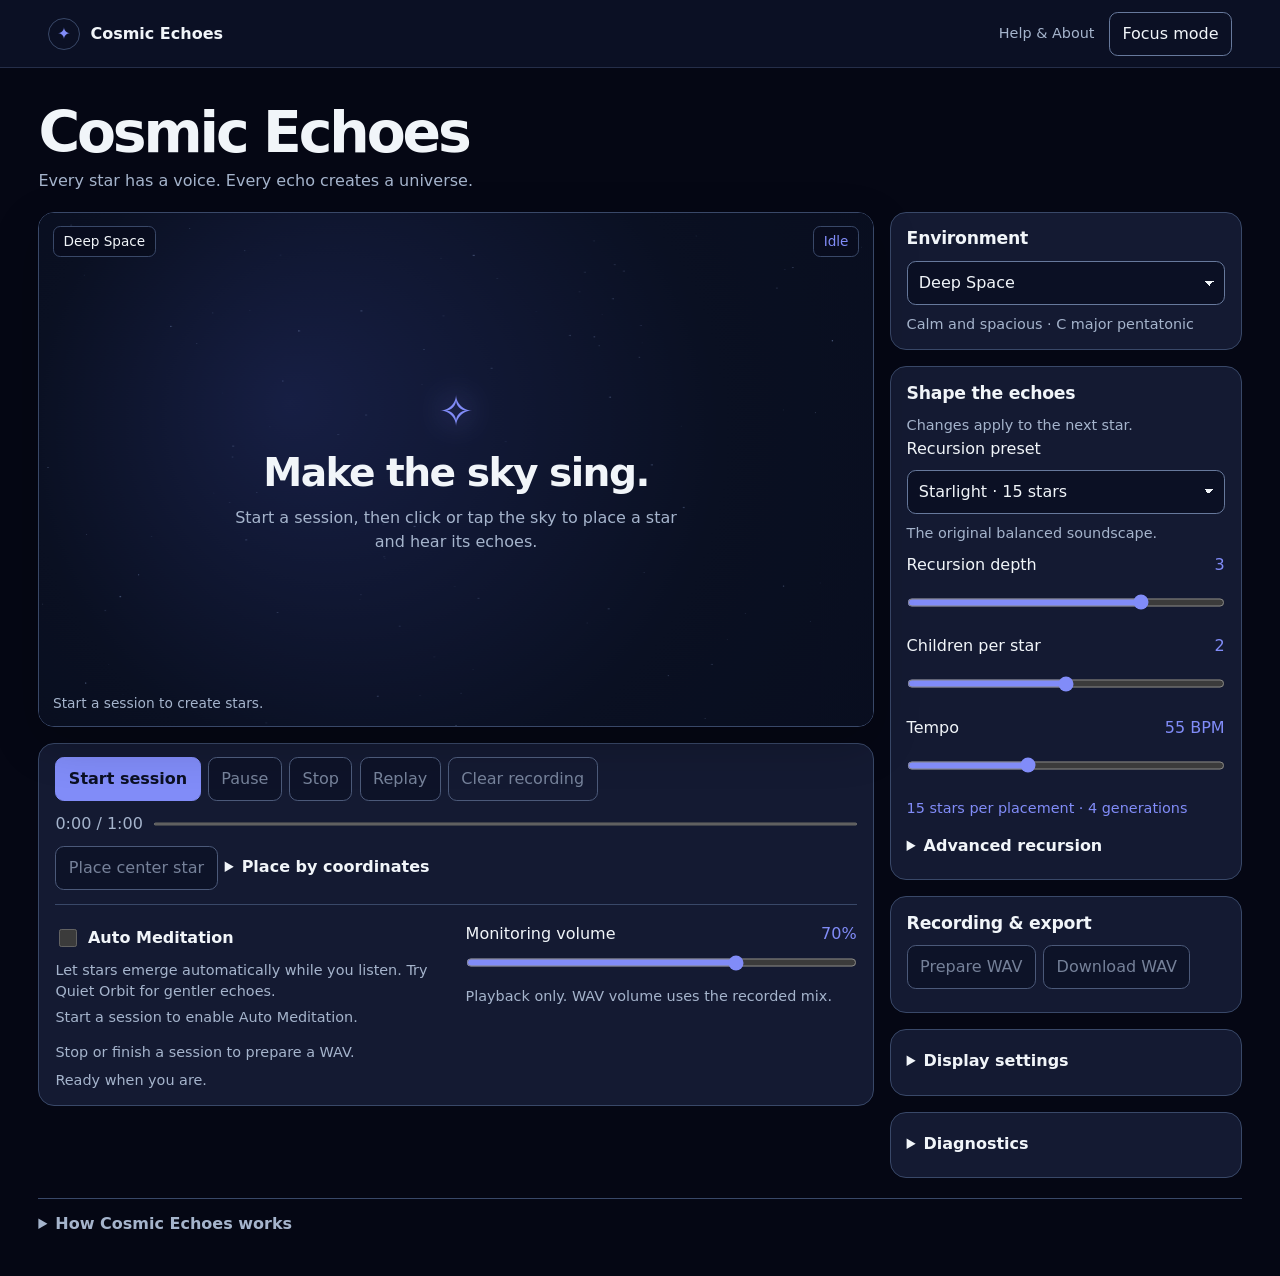
<file: index.html>
<!doctype html>
<html lang="en" data-theme="deep-space">
<head>
  <meta charset="utf-8">
  <meta name="viewport" content="width=device-width, initial-scale=1">
  <meta name="description" content="Create a peaceful cosmic soundscape through recursive stars, musical echoes and interactive celestial patterns.">
  <meta name="theme-color" content="#050714">
  <title>Cosmic Echoes</title>
  <link rel="stylesheet" href="./style.css">
  <script type="module" src="./app.js"></script>
</head>
<body>
  <a class="skip" href="#transport">Skip to session controls</a>
  <header class="masthead">
    <a class="brand" href="./" aria-label="Cosmic Echoes home"><span class="brand-mark" aria-hidden="true">✦</span><span>Cosmic Echoes</span></a>
    <div class="header-actions">
      <a class="help-link" href="#about">Help &amp; About</a>
      <button id="focus-mode" type="button" aria-pressed="false">Focus mode</button>
    </div>
  </header>
  <main>
    <div class="page-heading">
      <h1>Cosmic Echoes</h1>
      <p>Every star has a voice. Every echo creates a universe.</p>
    </div>
    <div class="workspace">
      <section class="experience" aria-label="Cosmic canvas and session">
        <div class="observatory">
          <div class="sky-head"><span id="sky-environment">Deep Space</span><span id="session-state" class="state">Idle</span></div>
          <canvas id="sky" role="img" aria-label="Cosmic sky" aria-describedby="sky-help">Use the star placement buttons below to compose without the canvas.</canvas>
          <div class="onboarding" id="onboarding">
            <span class="onboarding-star" aria-hidden="true">✧</span>
            <h2>Make the sky sing.</h2>
            <p>Start a session, then click or tap the sky to place a star and hear its echoes.</p>
          </div>
          <p id="sky-help" class="sky-help">Click or tap to place a star. Keyboard placement is below.</p>
        </div>
        <div class="session surface" id="transport" tabindex="-1">
          <div class="transport">
            <button id="start" class="primary" disabled>Start session</button>
            <button id="pause" disabled>Pause</button><button id="resume" disabled hidden>Resume</button>
            <button id="stop" disabled>Stop</button><button id="replay" disabled>Replay</button>
            <button id="reset" class="quiet" disabled>Clear recording</button>
          </div>
          <div class="time-row"><span id="session-time">0:00 / 1:00</span><progress id="playhead" max="60" value="0" aria-label="Session progress"></progress></div>
          <div class="placement-row">
            <button id="center" disabled>Place center star</button>
            <details>
              <summary>Place by coordinates</summary>
              <form id="placement">
                <label>X <input id="x" type="number" value="0.5" min="0" max="1" step="any" required></label>
                <label>Y <input id="y" type="number" value="0.5" min="0" max="1" step="any" required></label>
                <button id="place" disabled>Place star</button>
              </form>
            </details>
          </div>
          <div class="listening-controls">
            <div class="meditation">
              <label><input id="meditation" type="checkbox" aria-describedby="meditation-help" disabled> Auto Meditation</label>
              <p id="meditation-help" class="muted">Let stars emerge automatically while you listen. Try Quiet Orbit for gentler echoes.</p>
              <p id="meditation-status" class="muted" role="status">Start a session to enable Auto Meditation.</p>
            </div>
            <div class="monitoring">
              <label class="slider" for="volume"><span>Monitoring volume</span><output id="volume-value" for="volume">70%</output></label>
              <input id="volume" type="range" min="0" max="1" step=".01" value=".7">
              <p class="muted">Playback only. WAV volume uses the recorded mix.</p>
            </div>
          </div>
          <p id="recording" class="muted">Stop or finish a session to prepare a WAV.</p>
          <p id="notice" role="status">Ready when you are.</p>
          <p id="error" role="alert" hidden></p>
        </div>
      </section>

      <aside class="controls" aria-label="Soundscape controls">
        <section class="surface panel" aria-labelledby="environment-heading">
          <h2 id="environment-heading">Environment</h2>
          <label for="environment" class="sr-only">Musical environment</label>
          <select id="environment"></select>
          <p id="environment-description" class="muted"></p>
          <p id="environment-lock" class="muted" hidden>Stop playback to change the environment.</p>
        </section>
        <section class="surface panel" aria-labelledby="echo-heading">
          <h2 id="echo-heading">Shape the echoes</h2>
          <p class="muted">Changes apply to the next star.</p>
          <label for="recursion-preset">Recursion preset</label>
          <select id="recursion-preset" aria-describedby="preset-description"><option value="custom" disabled>Custom</option></select>
          <p id="preset-description" class="muted"></p>
          <label class="slider" for="maxDepth"><span>Recursion depth</span><output id="maxDepth-value" for="maxDepth">3</output></label>
          <input id="maxDepth" type="range" min="0" max="4" step="1" value="3">
          <label class="slider" for="childrenPerStar"><span>Children per star</span><output id="childrenPerStar-value" for="childrenPerStar">2</output></label>
          <input id="childrenPerStar" type="range" min="1" max="3" step="1" value="2">
          <label class="slider" for="tempo"><span>Tempo</span><output id="tempo-value" for="tempo">55</output></label>
          <input id="tempo" type="range" min="40" max="80" step="1" value="55">
          <p id="recursion-preview" class="preview">15 stars per placement · 4 generations</p>
          <details>
            <summary>Advanced recursion</summary>
            <label class="slider" for="decay"><span>Decay</span><output id="decay-value" for="decay">0.65</output></label>
          <input id="decay" type="range" min="0.35" max="0.85" step="0.01" value="0.65">
            <label class="slider" for="spreadAngle"><span>Spread angle</span><output id="spreadAngle-value" for="spreadAngle">100</output></label>
          <input id="spreadAngle" type="range" min="30" max="180" step="1" value="100">
            <label class="slider" for="generationDelay"><span>Base delay</span><output id="generationDelay-value" for="generationDelay">0.8</output></label>
          <input id="generationDelay" type="range" min="0.4" max="2" step="0.05" value="0.8">
          </details>
        </section>
        <section class="surface panel" aria-labelledby="recording-heading">
          <h2 id="recording-heading">Recording &amp; export</h2>
          <div class="export-actions">
            <button id="prepare" disabled>Prepare WAV</button><button id="download" disabled>Download WAV</button>
            <button id="cancel" disabled hidden>Cancel export</button><button id="clear-export" disabled hidden>Clear WAV</button>
          </div>
          <p id="export-status" role="status"></p>
          <p id="export-error" role="alert" hidden></p>
          <p id="wav-metadata" class="muted" hidden></p>
        </section>
        <details class="surface panel">
          <summary>Display settings</summary>
          <label for="motion">Motion preference</label>
          <select id="motion"><option value="auto">Follow system</option><option value="full">Full motion</option><option value="reduced">Reduced motion</option></select>
          <div class="checks">
            <label><input id="particles" type="checkbox" checked> Background particles</label>
            <label><input id="ripples" type="checkbox" checked> Ripples</label>
            <label><input id="connections" type="checkbox" checked> Constellation lines</label>
          </div>
        </details>
        <details class="surface panel" id="diagnostics-panel">
          <summary>Diagnostics</summary>
          <p id="diagnostics" class="muted"></p>
        </details>
      </aside>
    </div>
  </main>
  <footer id="about">
    <details>
      <summary>How Cosmic Echoes works</summary>
      <p>Each star creates smaller stars until it reaches the chosen depth. Branching sets the number of children, decay softens them, and the base delay and tempo shape their timing. Audio drives the visual timeline. WAV export renders the recorded notes offline.</p>
      <p>Built with HTML, CSS, vanilla JavaScript, Canvas 2D, Web Audio, OfflineAudioContext and PCM WAV encoding.</p>
    </details>
  </footer>
</body>
</html>
</file>
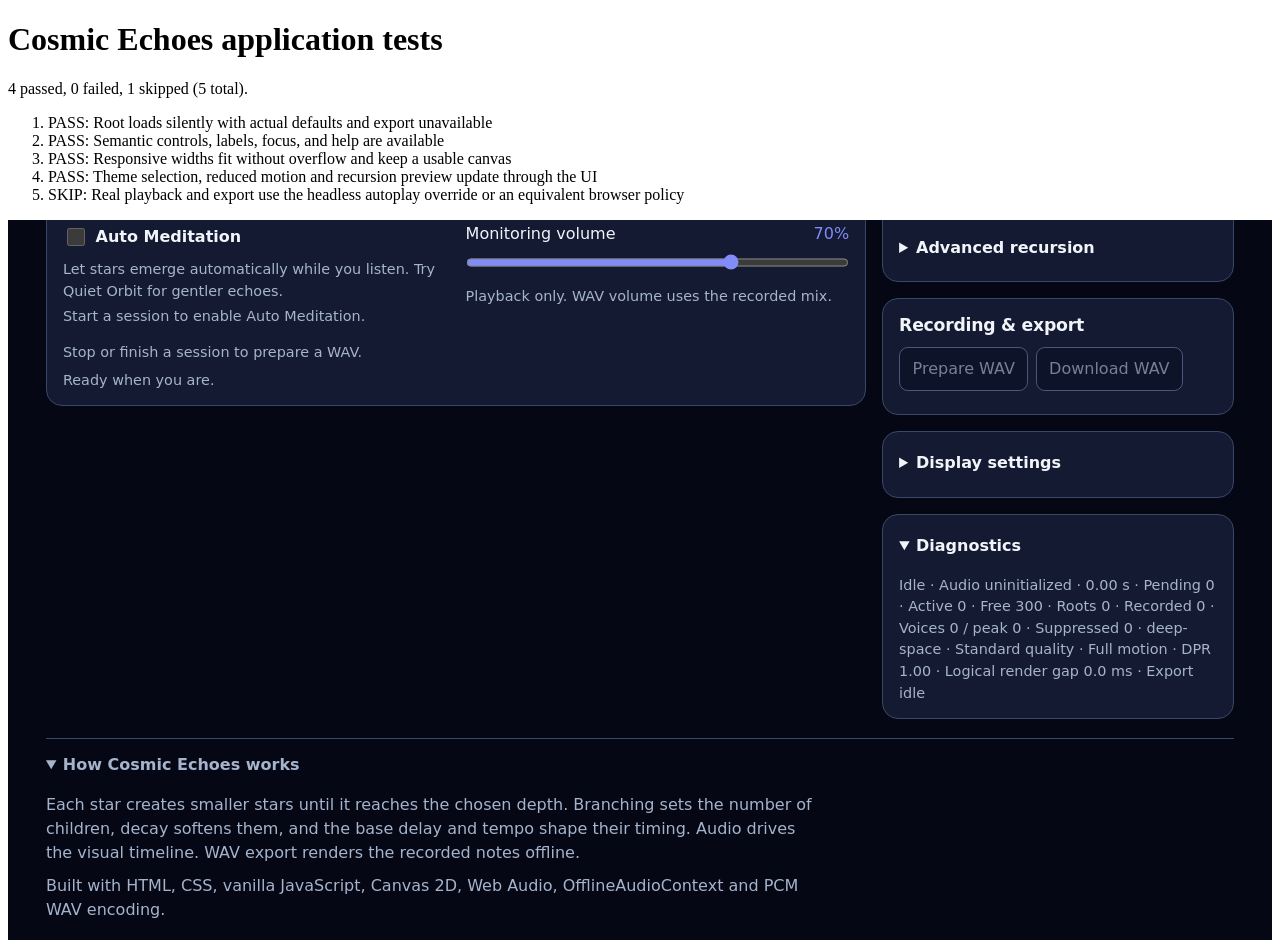
<file: tests/app.test.html>
<!doctype html>
<html lang="en">
<head>
  <meta charset="utf-8">
  <meta name="viewport" content="width=device-width, initial-scale=1">
  <title>Cosmic Echoes application tests</title>
  <script type="module" src="./app.test.js"></script>
</head>
<body>
  <h1>Cosmic Echoes application tests</h1>
  <p id="summary" role="status">Waiting for application tests.</p>
  <ol id="results"></ol>
  <iframe id="app-frame" title="Application under test" style="width:100%;height:720px;border:0"></iframe>
</body>
</html>
</file>
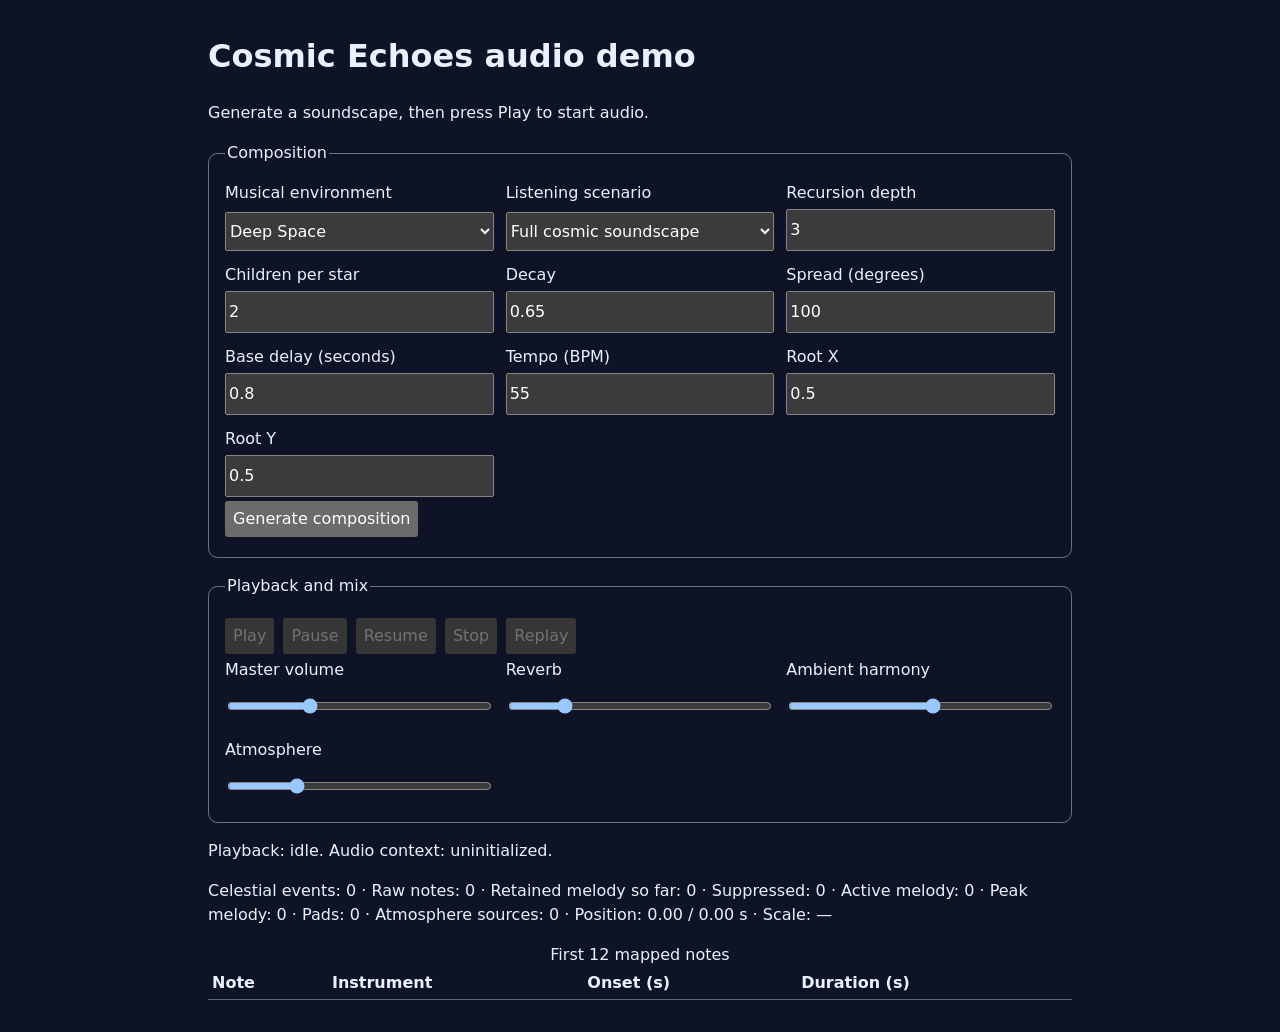
<file: tests/audio-demo.html>
<!doctype html>
<html lang="en">
<head>
  <meta charset="utf-8">
  <meta name="viewport" content="width=device-width, initial-scale=1">
  <title>Cosmic Echoes audio demo</title>
  <style>
    :root { color-scheme: dark; font: 16px/1.5 system-ui; background: #0e1425; color: #eaf0ff; }
    main { max-width: 54rem; margin: 2rem auto; padding: 0 1rem; }
    fieldset { margin: 1rem 0; border: 1px solid #66748f; border-radius: .6rem; padding: 1rem; }
    .grid { display: grid; grid-template-columns: repeat(auto-fit, minmax(13rem, 1fr)); gap: .75rem; }
    label { display: grid; gap: .25rem; }
    input, select, button { font: inherit; min-height: 2.25rem; }
    button { margin: .25rem .25rem .25rem 0; }
    :focus-visible { outline: 2px solid #a7daff; outline-offset: 2px; }
    table { width: 100%; text-align: left; border-collapse: collapse; }
    td, th { padding: .25rem; border-bottom: 1px solid #596681; }
    #error { color: #ffb9b9; }
  </style>
  <script type="module" src="./audio-demo.js"></script>
</head>
<body>
<main>
  <h1>Cosmic Echoes audio demo</h1>
  <p>Generate a soundscape, then press Play to start audio.</p>
  <form id="composition">
    <fieldset>
      <legend>Composition</legend>
      <div class="grid">
        <label>Musical environment <select id="scale"></select></label>
        <label>Listening scenario <select id="scenario">
          <option value="full">Full cosmic soundscape</option>
          <option value="one">One root note</option>
          <option value="binary">Default binary tree</option>
          <option value="ternary">Maximum ternary tree</option>
          <option value="multiple">Two independent roots</option>
          <option value="melody">Melody only</option>
          <option value="ambient">Ambient harmony only</option>
        </select></label>
        <label>Recursion depth <input id="depth" type="number" min="0" max="4" step="1" value="3" required></label>
        <label>Children per star <input id="children" type="number" min="1" max="3" step="1" value="2" required></label>
        <label>Decay <input id="decay" type="number" min="0.35" max="0.85" step="0.01" value="0.65" required></label>
        <label>Spread (degrees) <input id="spread" type="number" min="30" max="180" step="1" value="100" required></label>
        <label>Base delay (seconds) <input id="delay" type="number" min="0.4" max="2" step="0.05" value="0.8" required></label>
        <label>Tempo (BPM) <input id="tempo" type="number" min="40" max="80" step="1" value="55" required></label>
        <label>Root X <input id="x" type="number" min="0" max="1" step="0.01" value="0.5" required></label>
        <label>Root Y <input id="y" type="number" min="0" max="1" step="0.01" value="0.5" required></label>
      </div>
      <button type="submit">Generate composition</button>
    </fieldset>
  </form>
  <fieldset>
    <legend>Playback and mix</legend>
    <button id="play">Play</button>
    <button id="pause">Pause</button>
    <button id="resume">Resume</button>
    <button id="stop">Stop</button>
    <button id="replay">Replay</button>
    <div class="grid">
      <label>Master volume <input id="volume" type="range" min="0" max="1" step=".01" value="0.3"></label>
      <label>Reverb <input id="reverb" type="range" min="0" max="1" step=".01" value="0.2"></label>
      <label>Ambient harmony <input id="ambient" type="range" min="0" max="1" step=".01" value="0.55"></label>
      <label>Atmosphere <input id="atmosphere" type="range" min="0" max="1" step=".01" value="0.25"></label>
    </div>
  </fieldset>
  <p id="status" role="status">Audio is idle.</p>
  <p id="error" role="alert"></p>
  <p id="diagnostics"></p>
  <table>
    <caption>First 12 mapped notes</caption>
    <thead><tr><th scope="col">Note</th><th scope="col">Instrument</th><th scope="col">Onset (s)</th><th scope="col">Duration (s)</th></tr></thead>
    <tbody id="notes"></tbody>
  </table>
</main>
</body>
</html>
</file>
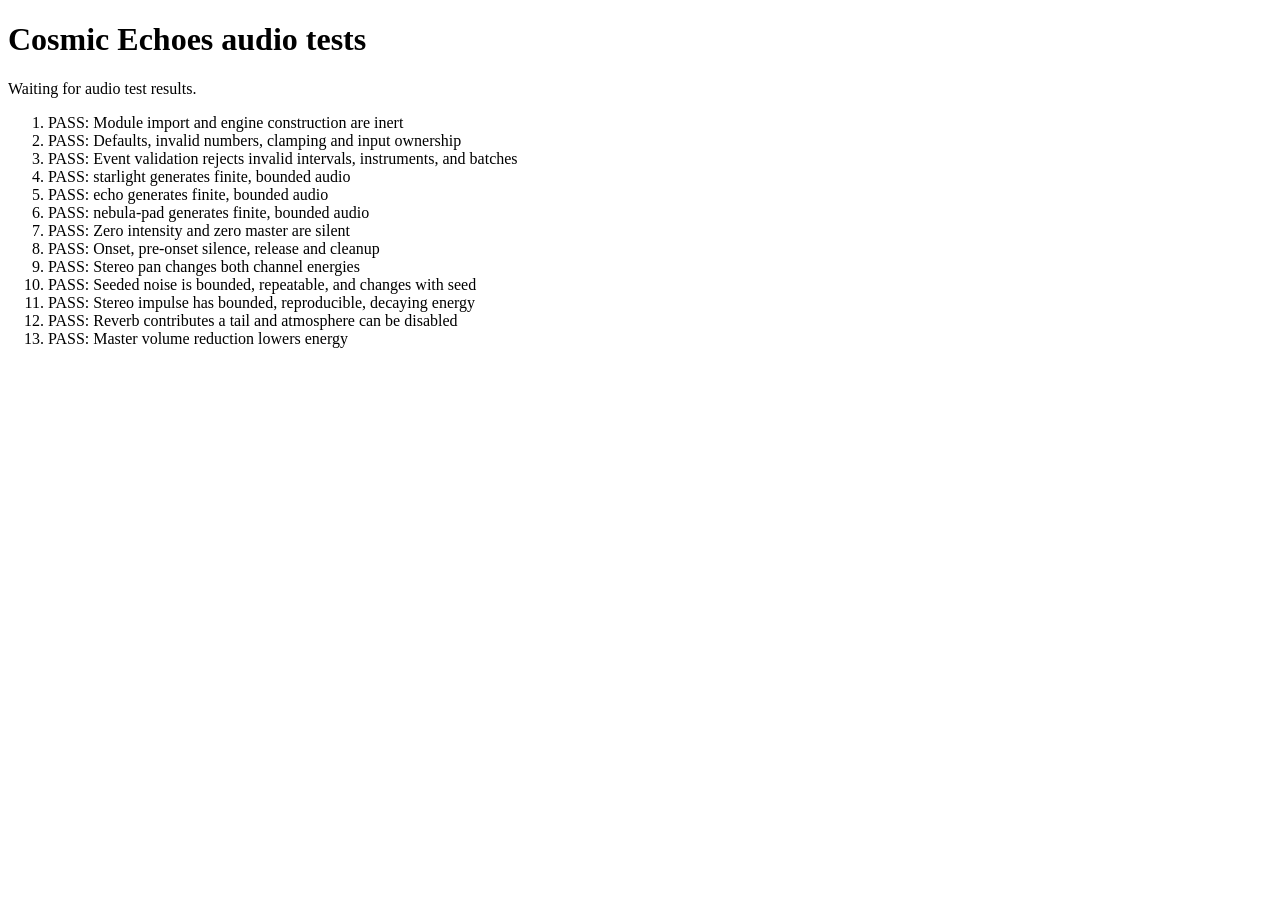
<file: tests/audio.test.html>
<!doctype html>
<html lang="en">
<head>
  <meta charset="utf-8">
  <meta name="viewport" content="width=device-width, initial-scale=1">
  <title>Cosmic Echoes audio tests</title>
  <script type="module" src="./audio.test.js"></script>
</head>
<body>
  <h1>Cosmic Echoes audio tests</h1>
  <p id="summary" role="status">Waiting for audio test results.</p>
  <ol id="results"></ol>
</body>
</html>
</file>
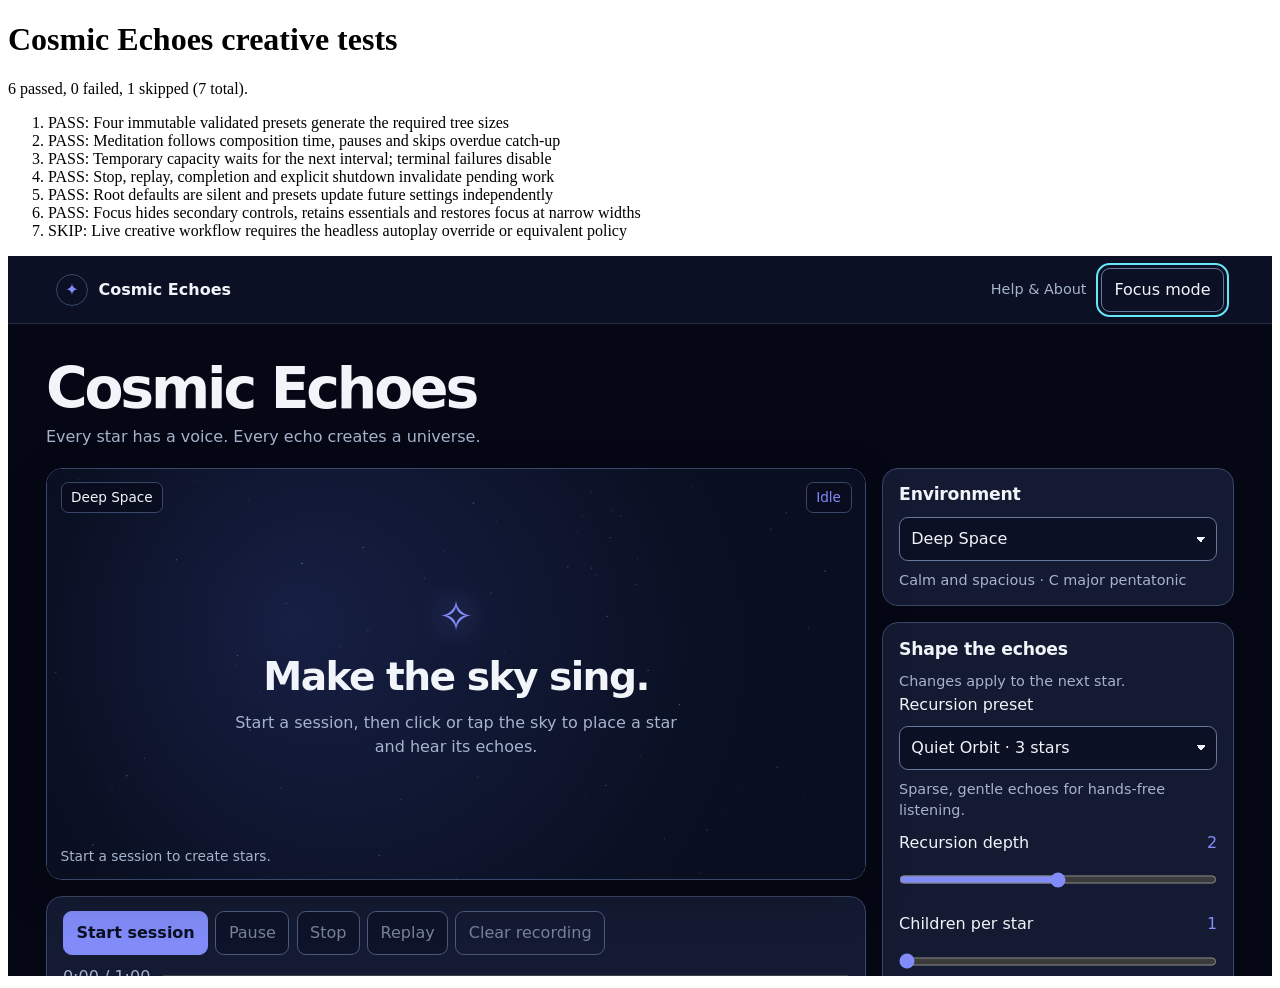
<file: tests/creative.test.html>
<!doctype html>
<html lang="en">
<head>
  <meta charset="utf-8">
  <meta name="viewport" content="width=device-width, initial-scale=1">
  <title>Cosmic Echoes creative tests</title>
  <script type="module" src="./creative.test.js"></script>
</head>
<body>
  <h1>Cosmic Echoes creative tests</h1>
  <p id="summary" role="status">Waiting for creative tests.</p>
  <ol id="results"></ol>
  <iframe id="app-frame" title="Application under test" style="width:100%;height:720px;border:0"></iframe>
</body>
</html>
</file>
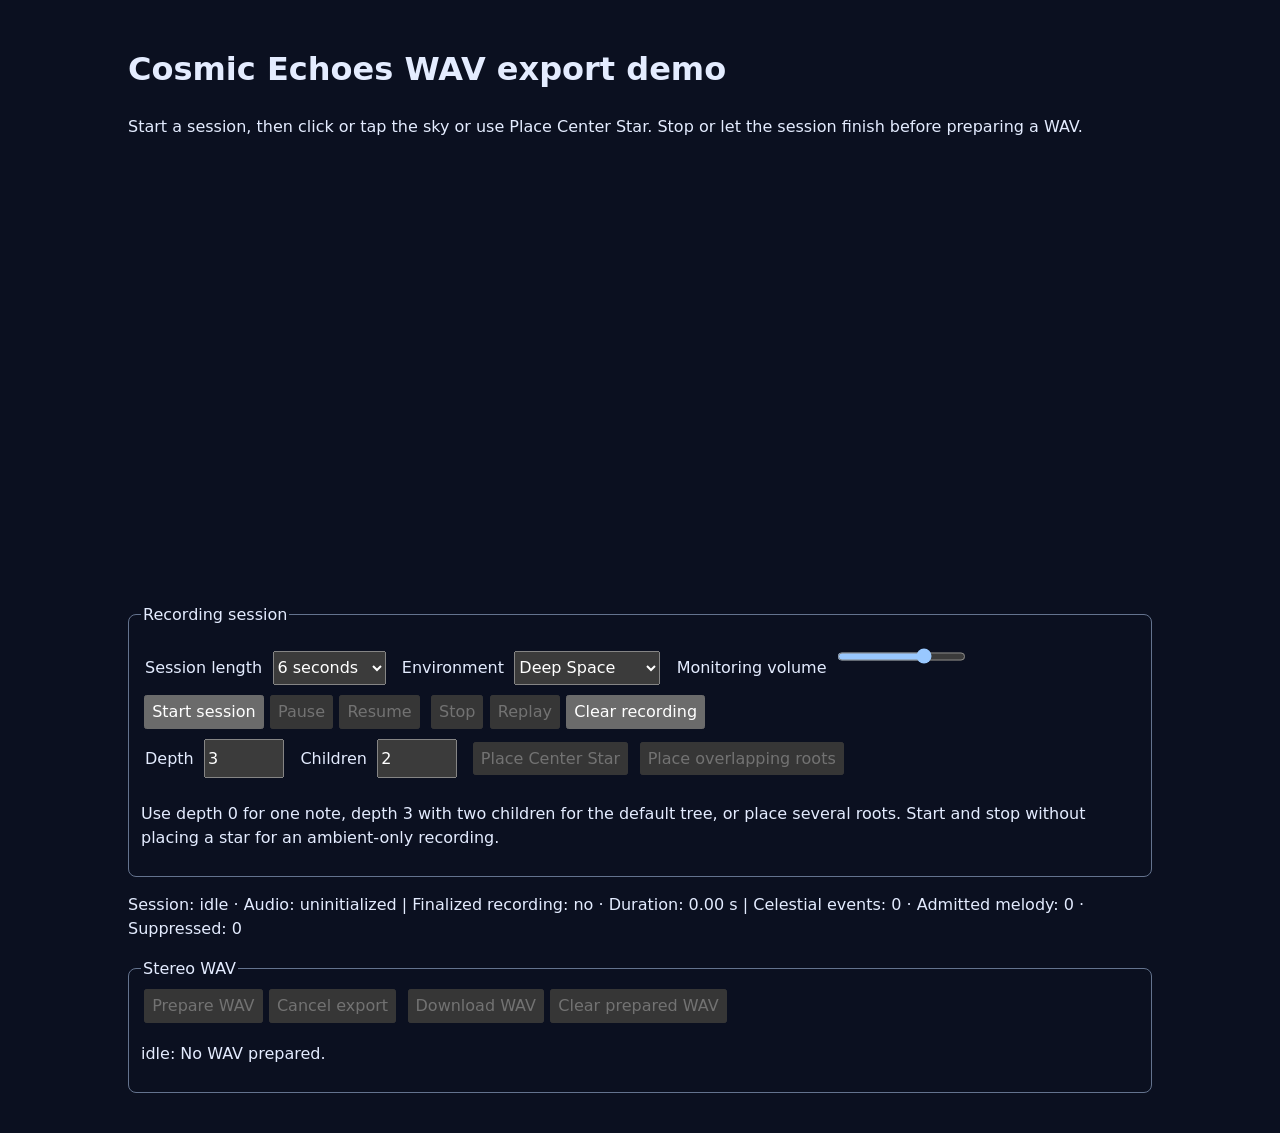
<file: tests/export-demo.html>
<!doctype html>
<html lang="en">
<head>
  <meta charset="utf-8">
  <meta name="viewport" content="width=device-width, initial-scale=1">
  <title>Cosmic Echoes WAV export demo</title>
  <style>
    :root { color-scheme: dark; color: #e4ecff; background: #0b1020; font: 16px/1.5 system-ui; }
    main { max-width: 64rem; margin: auto; padding: 1rem; }
    canvas { display: block; width: 100%; height: clamp(220px, 48vh, 500px); border-radius: .7rem; }
    fieldset { margin: 1rem 0; border: 1px solid #64738e; border-radius: .5rem; }
    label { display: inline-flex; gap: .45rem; align-items: baseline; flex-wrap: wrap; margin: .25rem; }
    button, select, input { font: inherit; min-height: 2.1rem; margin: .2rem; }
    input[type=number] { width: 4.5rem; }
    :focus-visible { outline: 2px solid #b8ddff; outline-offset: 3px; }
    #export-error { color: #ffc6c6; }
  </style>
  <script type="module" src="./export-demo.js"></script>
</head>
<body>
<main>
  <h1>Cosmic Echoes WAV export demo</h1>
  <p id="instructions">Start a session, then click or tap the sky or use Place Center Star. Stop or let the session finish before preparing a WAV.</p>
  <canvas id="sky" role="img" aria-label="Cosmic sky with recorded recursive stars" aria-describedby="instructions recording"></canvas>
  <fieldset>
    <legend>Recording session</legend>
    <label>Session length <select id="duration"><option value="6">6 seconds</option><option value="12">12 seconds</option><option value="60">60 seconds</option></select></label>
    <label>Environment <select id="environment"></select></label>
    <label>Monitoring volume <input id="volume" type="range" min="0" max="1" step=".01" value=".7"></label>
    <div>
      <button id="start">Start session</button><button id="pause">Pause</button><button id="resume">Resume</button>
      <button id="stop">Stop</button><button id="replay">Replay</button><button id="reset">Clear recording</button>
    </div>
    <label>Depth <input id="depth" type="number" min="0" max="4" value="3"></label>
    <label>Children <input id="children" type="number" min="1" max="3" value="2"></label>
    <button id="place">Place Center Star</button>
    <button id="dense">Place overlapping roots</button>
    <p>Use depth 0 for one note, depth 3 with two children for the default tree, or place several roots. Start and stop without placing a star for an ambient-only recording.</p>
  </fieldset>
  <p id="session-message" role="status"></p>
  <p id="recording"></p>
  <fieldset>
    <legend>Stereo WAV</legend>
    <button id="prepare">Prepare WAV</button><button id="cancel">Cancel export</button>
    <button id="download">Download WAV</button><button id="clear-export">Clear prepared WAV</button>
    <p id="export-status" role="status"></p>
    <p id="export-error" role="alert"></p>
    <p id="metadata"></p>
  </fieldset>
</main>
</body>
</html>
</file>
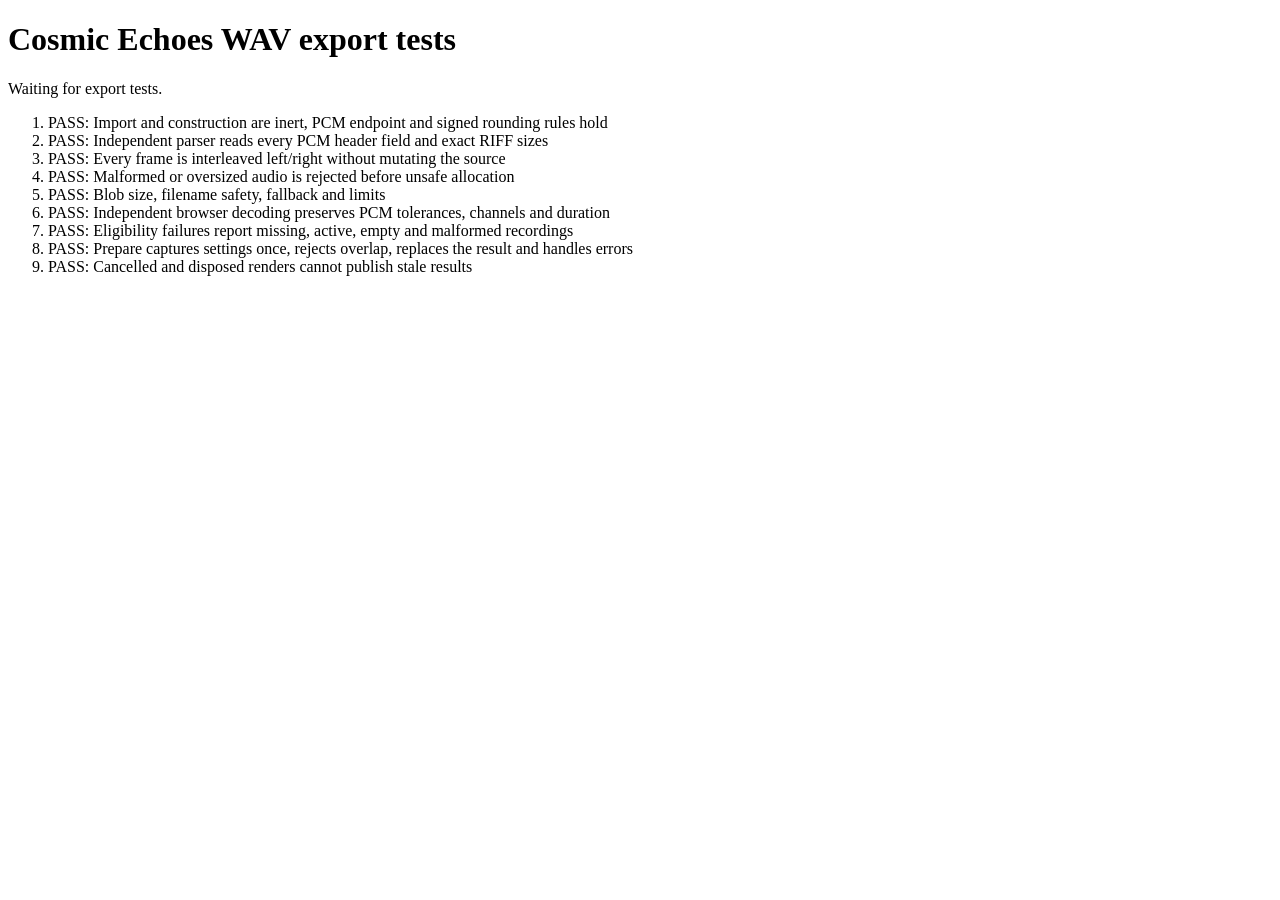
<file: tests/export.test.html>
<!doctype html>
<html lang="en">
<head>
  <meta charset="utf-8">
  <meta name="viewport" content="width=device-width, initial-scale=1">
  <title>Cosmic Echoes WAV export tests</title>
  <script type="module" src="./export.test.js"></script>
</head>
<body>
  <h1>Cosmic Echoes WAV export tests</h1>
  <p id="summary" role="status">Waiting for export tests.</p>
  <ol id="results"></ol>
</body>
</html>
</file>
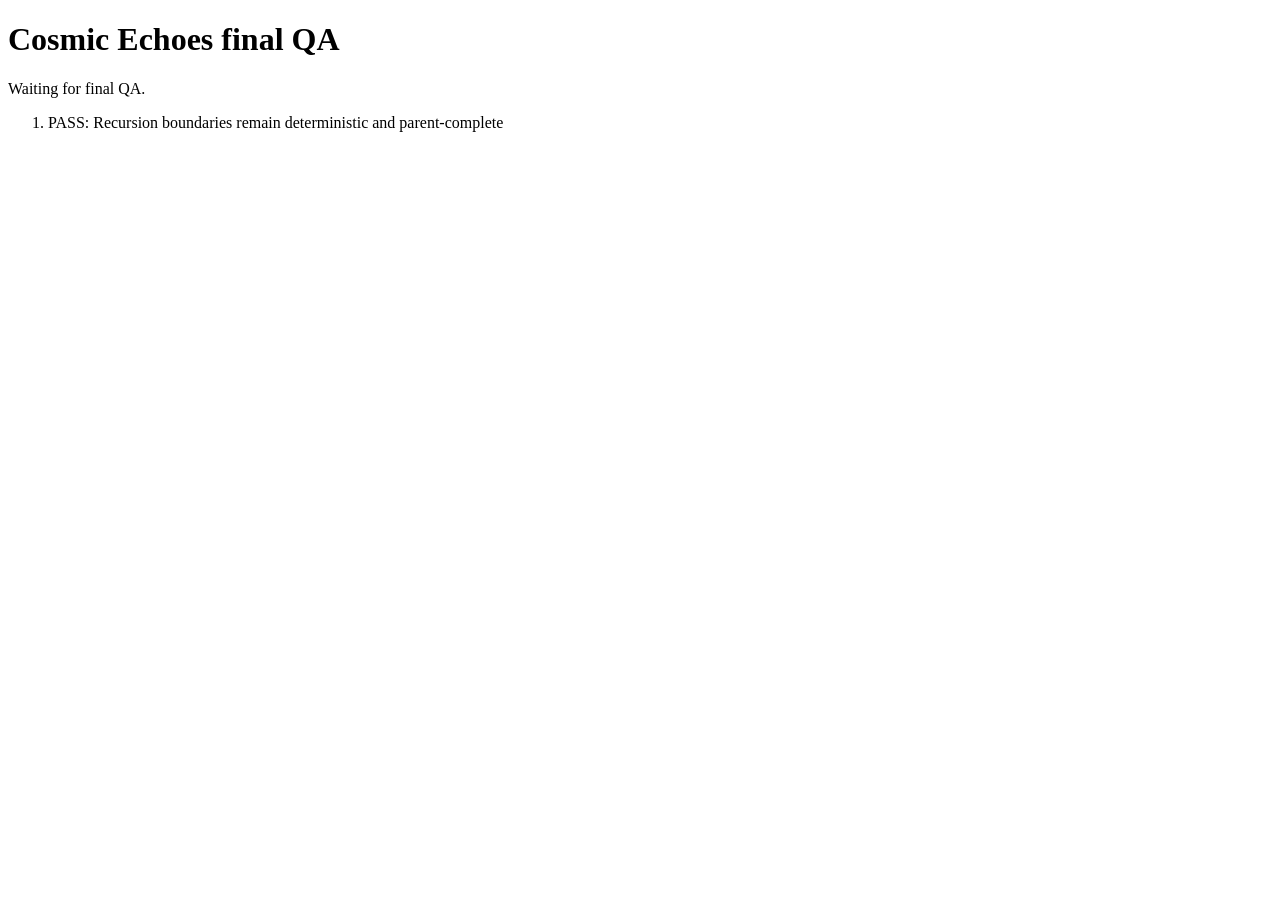
<file: tests/final.test.html>
<!doctype html>
<html lang="en">
<head>
  <meta charset="utf-8">
  <title>Cosmic Echoes final QA</title>
  <script type="module" src="./final.test.js"></script>
</head>
<body>
  <h1>Cosmic Echoes final QA</h1>
  <p id="summary" role="status">Waiting for final QA.</p>
  <ol id="results"></ol>
  <pre id="evidence" aria-label="Measurements"></pre>
  <iframe id="app-frame" title="Application under test" style="width:100%;height:620px;border:0"></iframe>
</body>
</html>
</file>
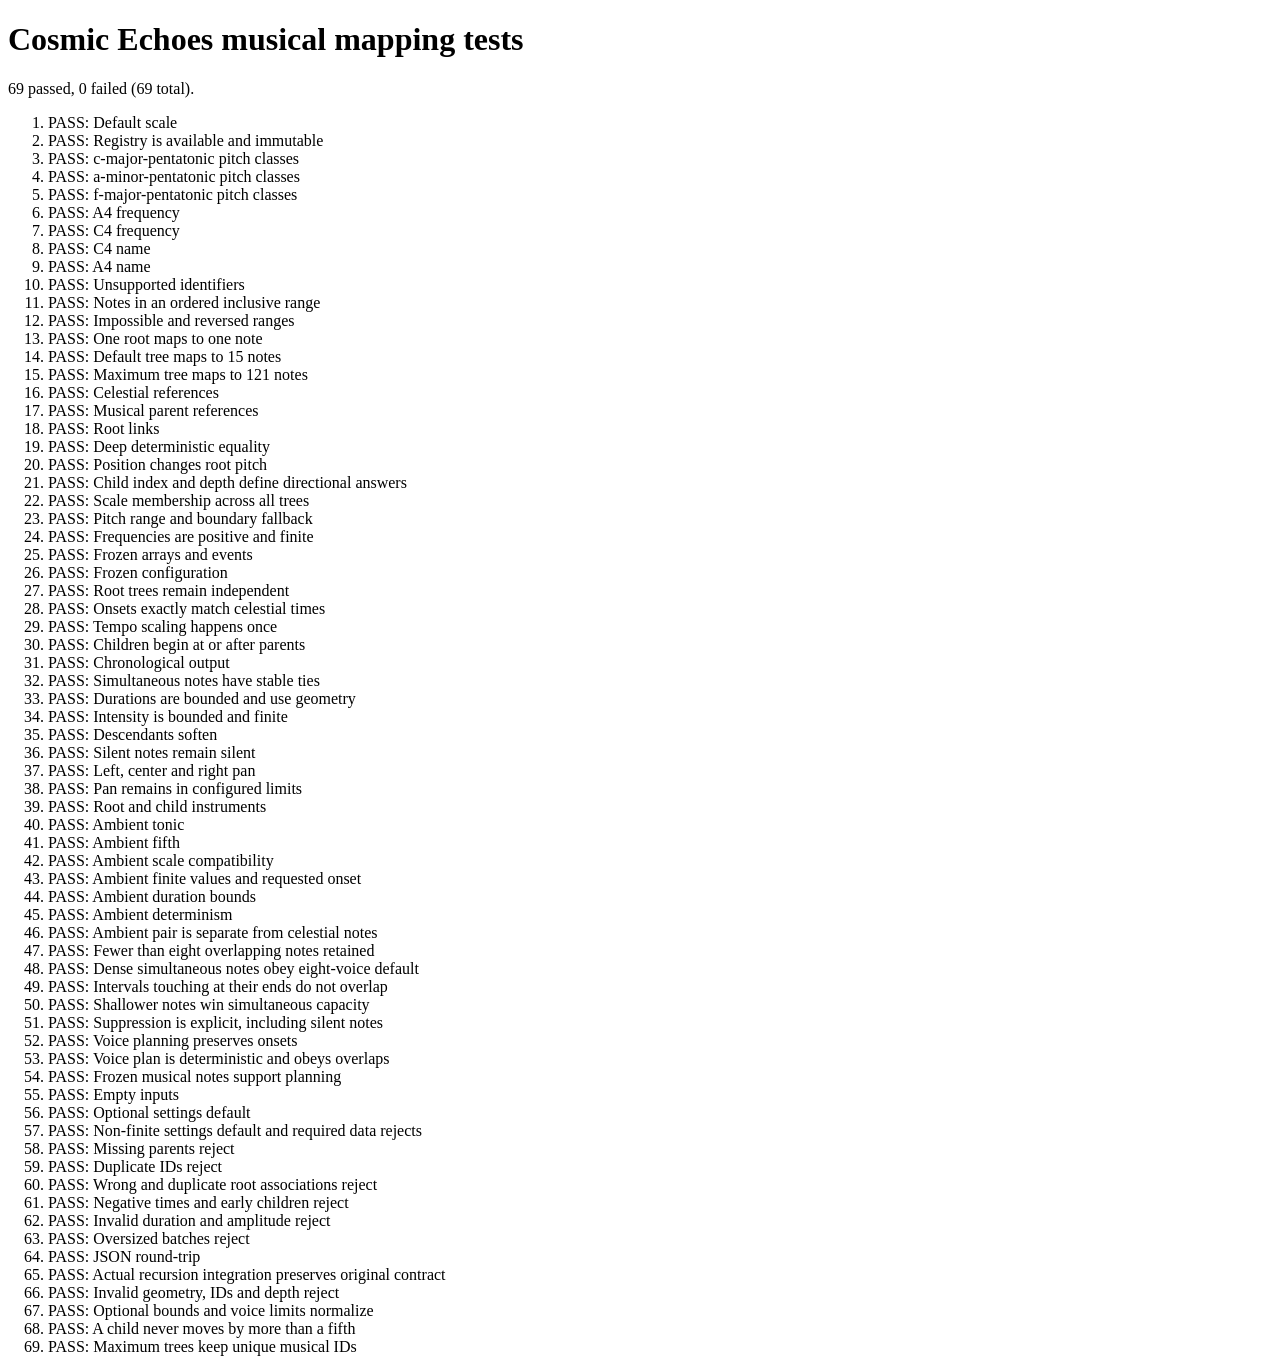
<file: tests/music.test.html>
<!doctype html>
<html lang="en">
<head>
  <meta charset="utf-8">
  <meta name="viewport" content="width=device-width, initial-scale=1">
  <title>Cosmic Echoes musical mapping tests</title>
  <script type="module" src="./music.test.js"></script>
</head>
<body>
  <h1>Cosmic Echoes musical mapping tests</h1>
  <p id="summary" role="status">Waiting for the test module. Open this page through HTTP.</p>
  <ol id="results"></ol>
</body>
</html>
</file>
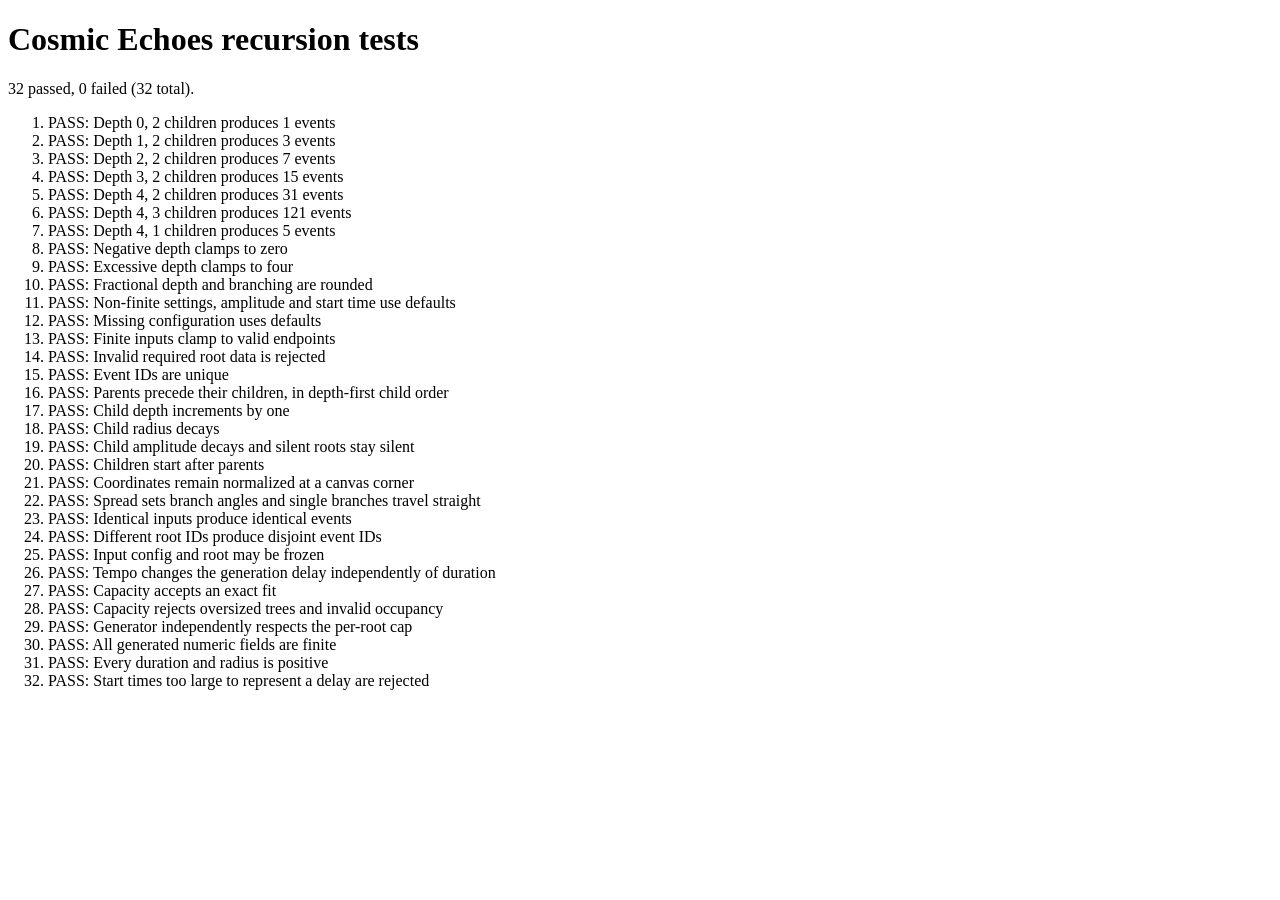
<file: tests/recursion.test.html>
<!doctype html>
<html lang="en">
<head>
  <meta charset="utf-8">
  <meta name="viewport" content="width=device-width, initial-scale=1">
  <title>Cosmic Echoes recursion tests</title>
  <script type="module" src="./recursion.test.js"></script>
</head>
<body>
  <h1>Cosmic Echoes recursion tests</h1>
  <p id="summary" role="status">Waiting for the test module. Open this page through HTTP.</p>
  <ol id="results"></ol>
</body>
</html>
</file>
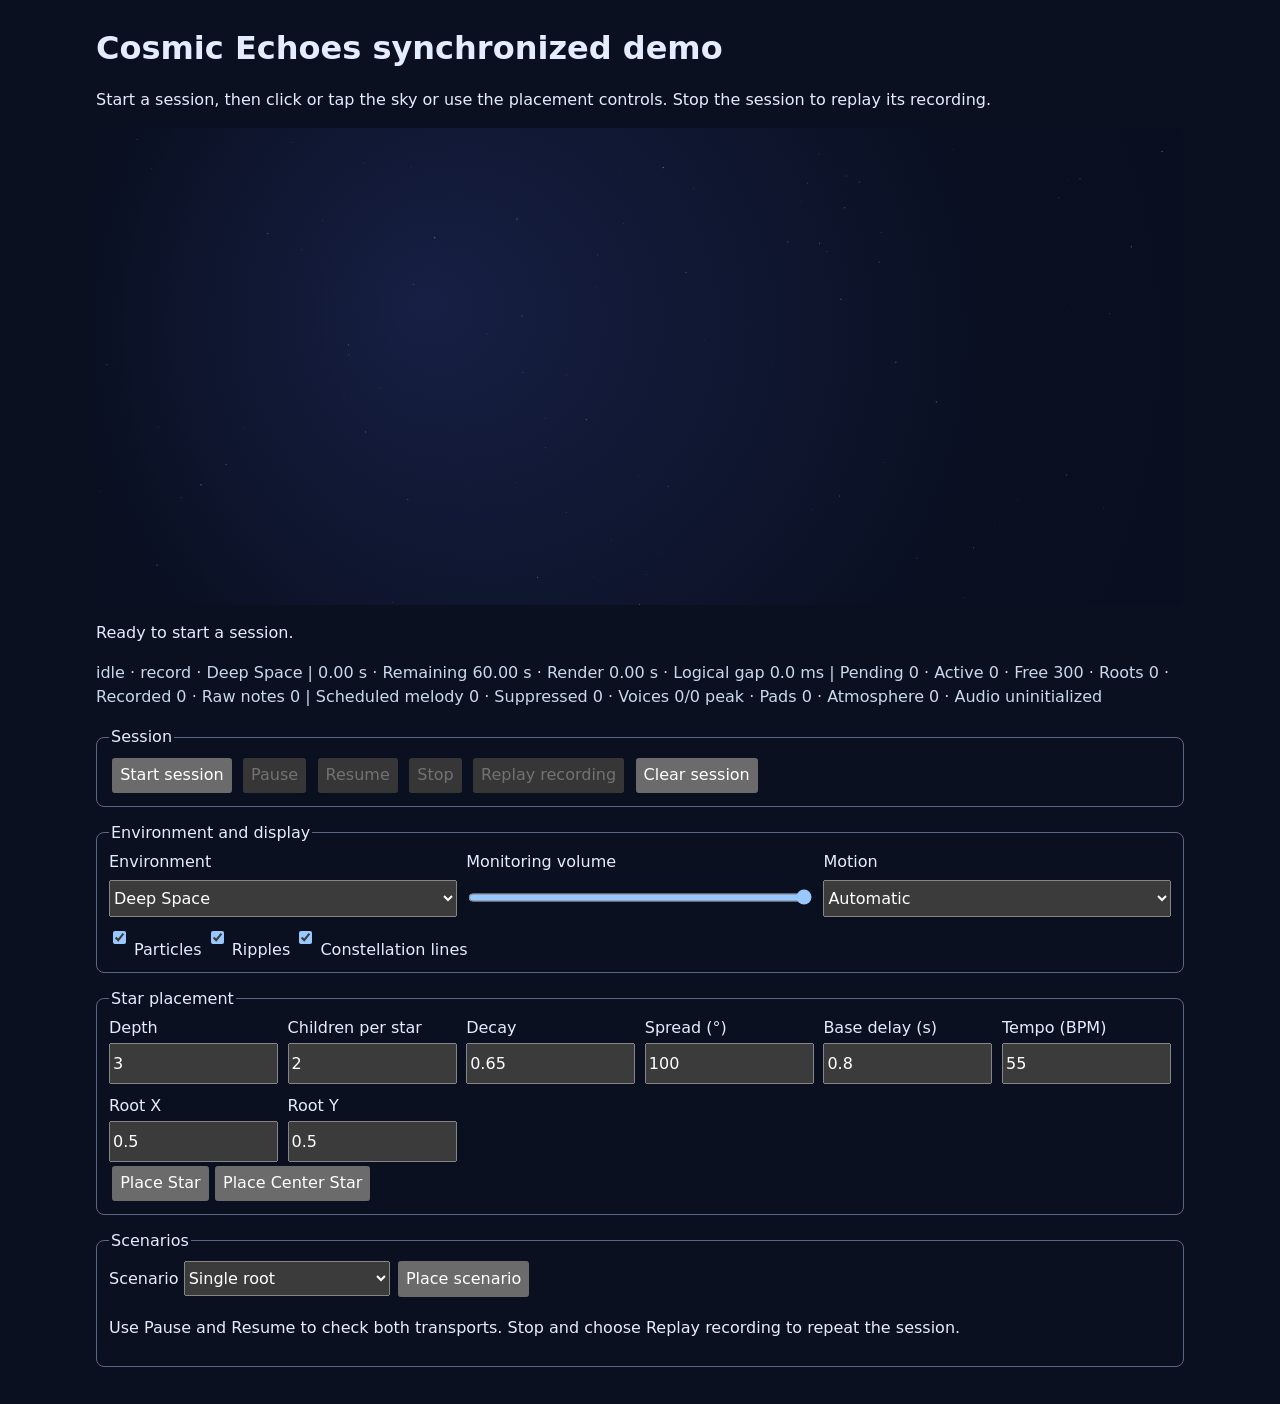
<file: tests/sync-demo.html>
<!doctype html>
<html lang="en">
<head>
  <meta charset="utf-8">
  <meta name="viewport" content="width=device-width, initial-scale=1">
  <title>Cosmic Echoes synchronized demo</title>
  <style>
    :root { color-scheme: dark; font: 16px/1.5 system-ui; background: #0b1020; color: #e4ecff; }
    main { max-width: 68rem; margin: auto; padding: 1rem; }
    h1 { margin: 0; font-weight: 550; }
    canvas { display: block; width: 100%; height: clamp(230px, 53vh, 620px); background: #080d1e; border-radius: .7rem; }
    fieldset { min-width: 0; margin: .85rem 0; border: 1px solid #586782; border-radius: .5rem; }
    .grid { display: grid; grid-template-columns: repeat(auto-fit, minmax(min(100%, 10rem), 1fr)); gap: .6rem; }
    .grid label { display: grid; gap: .2rem; }
    button, input, select { min-height: 2.2rem; font: inherit; }
    button { margin: .2rem; }
    :focus-visible { outline: 2px solid #afd6ff; outline-offset: 3px; }
    #diagnostics { color: #c9d8ec; font-variant-numeric: tabular-nums; }
  </style>
  <script type="module" src="./sync-demo.js"></script>
</head>
<body>
<main>
  <h1>Cosmic Echoes synchronized demo</h1>
  <p id="instructions">Start a session, then click or tap the sky or use the placement controls. Stop the session to replay its recording.</p>
  <canvas id="sky" role="img" aria-label="Cosmic sky with synchronized recursive stars" aria-describedby="instructions diagnostics"></canvas>
  <p id="message" role="status">Ready to start a session.</p>
  <p id="diagnostics"></p>
  <fieldset>
    <legend>Session</legend>
    <button id="start">Start session</button>
    <button id="pause">Pause</button>
    <button id="resume">Resume</button>
    <button id="stop">Stop</button>
    <button id="replay">Replay recording</button>
    <button id="reset">Clear session</button>
  </fieldset>
  <fieldset>
    <legend>Environment and display</legend>
    <div class="grid">
      <label>Environment <select id="environment"></select></label>
      <label>Monitoring volume <input id="volume" type="range" min="0" max="1" step=".01" value="1"></label>
      <label>Motion <select id="motion"><option value="auto">Automatic</option><option value="full">Full</option><option value="reduced">Reduced</option></select></label>
    </div>
    <label><input id="particles" type="checkbox" checked> Particles</label>
    <label><input id="ripples" type="checkbox" checked> Ripples</label>
    <label><input id="connections" type="checkbox" checked> Constellation lines</label>
  </fieldset>
  <form id="placement">
    <fieldset>
      <legend>Star placement</legend>
      <div class="grid">
        <label>Depth <input id="maxDepth" type="number" min="0" max="4" step="1" value="3" required></label>
        <label>Children per star <input id="childrenPerStar" type="number" min="1" max="3" step="1" value="2" required></label>
        <label>Decay <input id="decay" type="number" min="0.35" max="0.85" step="0.01" value="0.65" required></label>
        <label>Spread (°) <input id="spreadAngle" type="number" min="30" max="180" step="1" value="100" required></label>
        <label>Base delay (s) <input id="generationDelay" type="number" min="0.4" max="2" step="0.05" value="0.8" required></label>
        <label>Tempo (BPM) <input id="tempo" type="number" min="40" max="80" step="1" value="55" required></label>
        <label>Root X <input id="x" type="number" min="0" max="1" step="0.01" value="0.5" required></label>
        <label>Root Y <input id="y" type="number" min="0" max="1" step="0.01" value="0.5" required></label>
      </div>
      <button type="submit">Place Star</button><button id="center" type="button">Place Center Star</button>
    </fieldset>
  </form>
  <fieldset>
    <legend>Scenarios</legend>
    <label>Scenario <select id="scenario">
      <option value="single">Single root</option><option value="binary">Default binary tree</option>
      <option value="ternary">Maximum ternary tree</option><option value="multiple">Independent roots</option>
      <option value="capacity">Capacity rejection</option><option value="voices">Polyphony suppression</option>
    </select></label>
    <button id="run">Place scenario</button>
    <p>Use Pause and Resume to check both transports. Stop and choose Replay recording to repeat the session.</p>
  </fieldset>
</main>
</body>
</html>
</file>
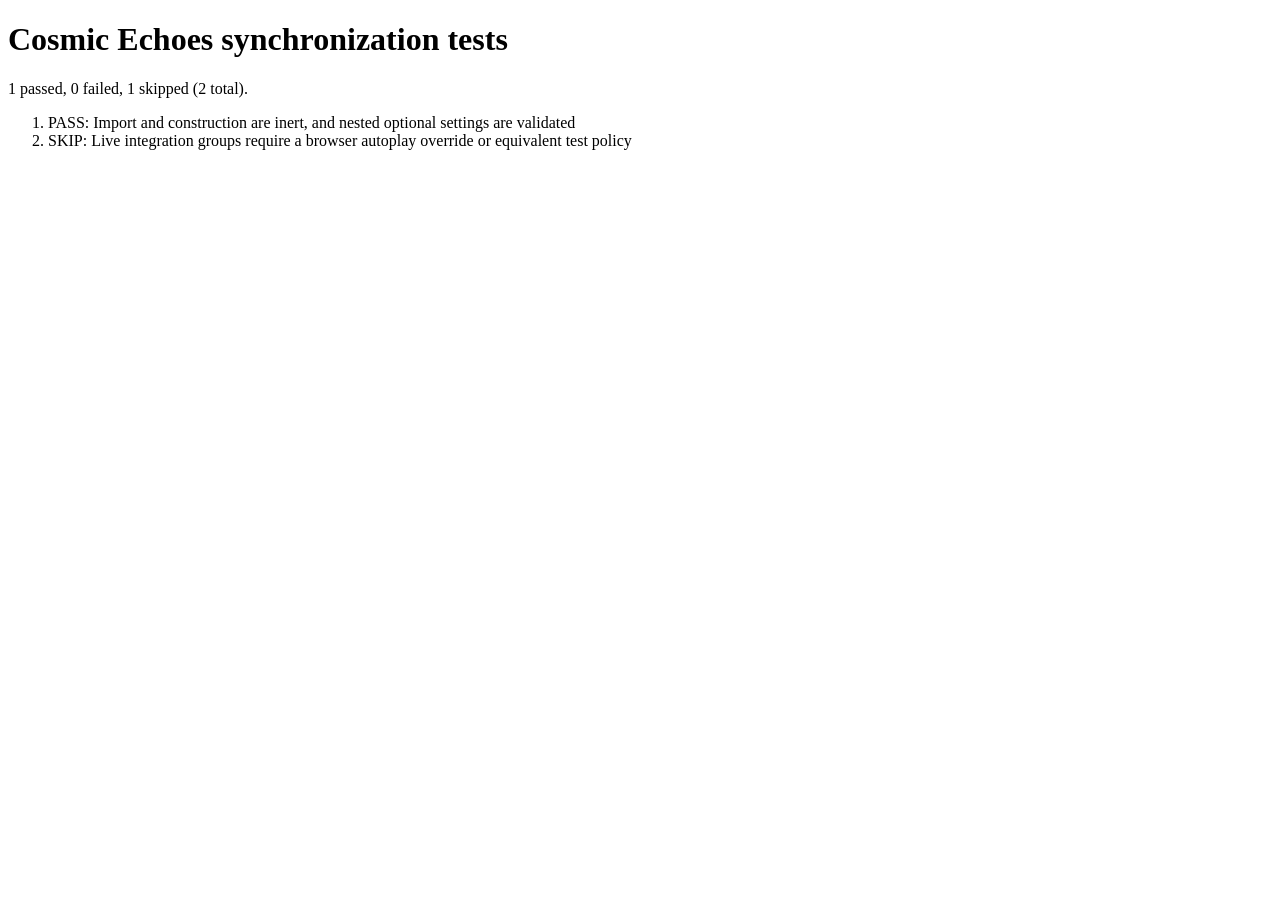
<file: tests/sync.test.html>
<!doctype html>
<html lang="en">
<head>
  <meta charset="utf-8">
  <meta name="viewport" content="width=device-width, initial-scale=1">
  <title>Cosmic Echoes synchronization tests</title>
  <script type="module" src="./sync.test.js"></script>
</head>
<body>
  <h1>Cosmic Echoes synchronization tests</h1>
  <p id="summary" role="status">Waiting for integration tests.</p>
  <ol id="results"></ol>
</body>
</html>
</file>
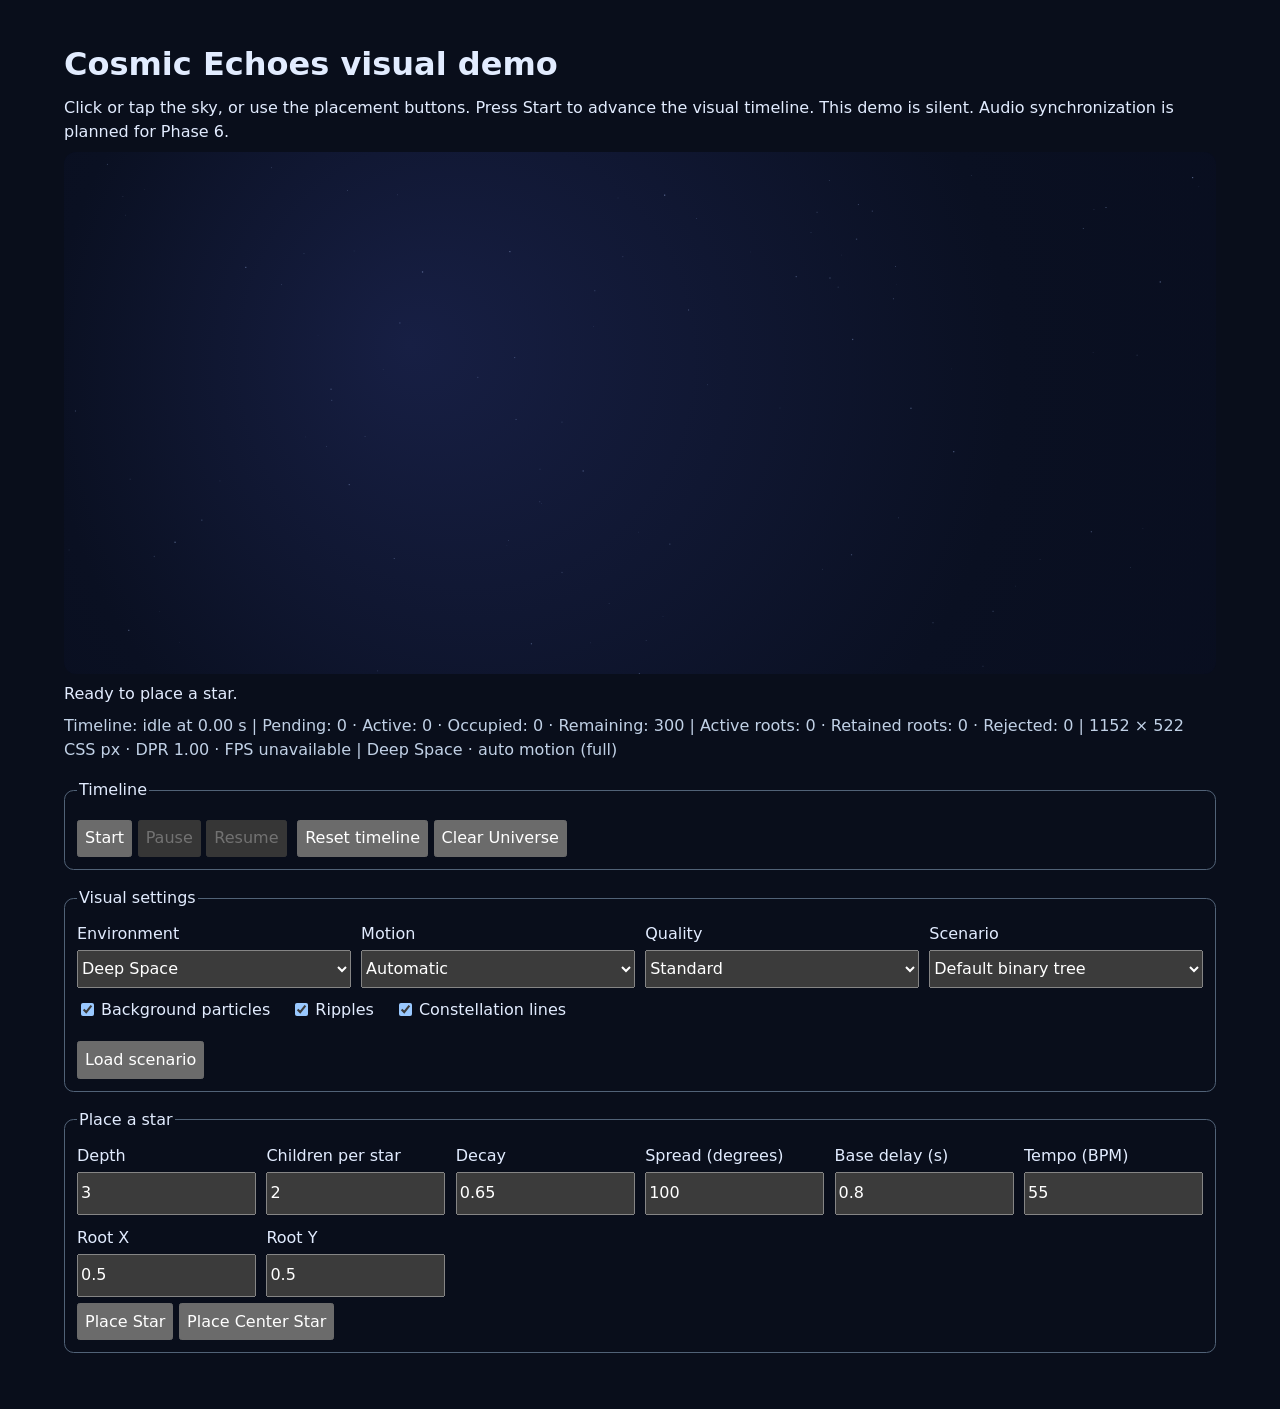
<file: tests/visuals-demo.html>
<!doctype html>
<html lang="en">
<head>
  <meta charset="utf-8">
  <meta name="viewport" content="width=device-width, initial-scale=1">
  <title>Cosmic Echoes visual demo</title>
  <style>
    :root { color-scheme: dark; background: #090e1b; color: #e2ecff; font: 16px/1.5 system-ui; }
    main { max-width: 72rem; margin: auto; padding: clamp(.8rem, 3vw, 2rem); }
    h1 { font-weight: 550; margin: 0; }
    p { margin: .5rem 0; }
    canvas { display: block; width: 100%; height: clamp(230px, 58vh, 650px); border-radius: .75rem; background: #080d1e; }
    fieldset { min-width: 0; margin: 1rem 0; padding: .75rem; border: 1px solid #516277; border-radius: .6rem; }
    .fields { display: grid; grid-template-columns: repeat(auto-fit, minmax(min(100%, 10rem), 1fr)); gap: .65rem; }
    label { display: grid; gap: .25rem; }
    .checks label { display: inline-flex; align-items: center; margin-right: 1rem; }
    input, button, select { font: inherit; min-height: 2.35rem; }
    button { margin: .35rem .35rem 0 0; }
    :focus-visible { outline: 2px solid #afd6ff; outline-offset: 3px; }
    #stats { color: #c1d1e6; font-variant-numeric: tabular-nums; }
  </style>
  <script type="module" src="./visuals-demo.js"></script>
</head>
<body>
<main>
  <h1>Cosmic Echoes visual demo</h1>
  <p id="instructions">Click or tap the sky, or use the placement buttons. Press Start to advance the visual timeline. This demo is silent. Audio synchronization is planned for Phase 6.</p>
  <canvas id="sky" role="img" aria-label="Cosmic sky with recursive stars" aria-describedby="instructions stats">Cosmic sky. Use the placement controls and text diagnostics below.</canvas>
  <p id="feedback" role="status">Ready to place a star.</p>
  <p id="stats"></p>
  <fieldset>
    <legend>Timeline</legend>
    <button id="start">Start</button><button id="pause">Pause</button><button id="resume">Resume</button>
    <button id="reset">Reset timeline</button><button id="clear">Clear Universe</button>
  </fieldset>
  <fieldset>
    <legend>Visual settings</legend>
    <div class="fields">
      <label>Environment <select id="theme"></select></label>
      <label>Motion <select id="motion"><option value="auto">Automatic</option><option value="full">Full</option><option value="reduced">Reduced</option></select></label>
      <label>Quality <select id="quality"><option value="standard">Standard</option><option value="reduced">Reduced effects</option></select></label>
      <label>Scenario <select id="scenario">
        <option value="single">Single root</option><option value="binary" selected>Default binary tree</option>
        <option value="ternary">Maximum ternary tree</option><option value="multiple">Independent roots</option>
        <option value="stress">Event capacity stress (300)</option><option value="reduced">Reduced-motion demo</option>
      </select></label>
    </div>
    <div class="checks">
      <label><input id="particles" type="checkbox" checked> Background particles</label>
      <label><input id="ripples" type="checkbox" checked> Ripples</label>
      <label><input id="connections" type="checkbox" checked> Constellation lines</label>
    </div>
    <button id="load">Load scenario</button>
  </fieldset>
  <form id="placement">
    <fieldset>
      <legend>Place a star</legend>
      <div class="fields">
        <label>Depth <input id="maxDepth" type="number" min="0" max="4" step="1" value="3" required></label>
        <label>Children per star <input id="childrenPerStar" type="number" min="1" max="3" step="1" value="2" required></label>
        <label>Decay <input id="decay" type="number" min="0.35" max="0.85" step="0.01" value="0.65" required></label>
        <label>Spread (degrees) <input id="spreadAngle" type="number" min="30" max="180" step="1" value="100" required></label>
        <label>Base delay (s) <input id="generationDelay" type="number" min="0.4" max="2" step="0.05" value="0.8" required></label>
        <label>Tempo (BPM) <input id="tempo" type="number" min="40" max="80" step="1" value="55" required></label>
        <label>Root X <input id="x" type="number" min="0" max="1" step="0.01" value="0.5" required></label>
        <label>Root Y <input id="y" type="number" min="0" max="1" step="0.01" value="0.5" required></label>
      </div>
      <button type="submit">Place Star</button><button id="center" type="button">Place Center Star</button>
    </fieldset>
  </form>
</main>
</body>
</html>
</file>
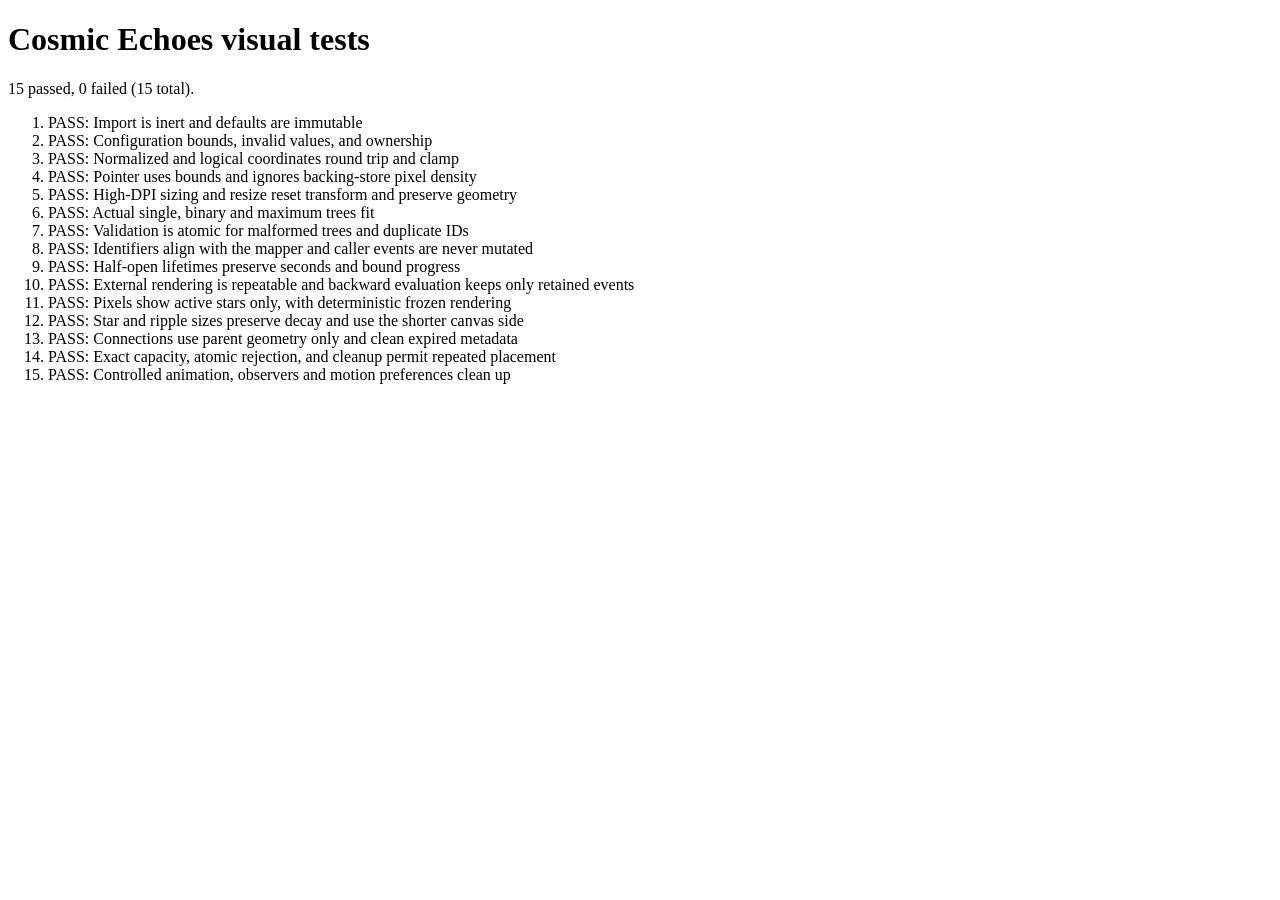
<file: tests/visuals.test.html>
<!doctype html>
<html lang="en">
<head>
  <meta charset="utf-8">
  <meta name="viewport" content="width=device-width, initial-scale=1">
  <title>Cosmic Echoes visual tests</title>
  <script type="module" src="./visuals.test.js"></script>
</head>
<body>
  <h1>Cosmic Echoes visual tests</h1>
  <p id="summary" role="status">Waiting for visual test results.</p>
  <ol id="results"></ol>
</body>
</html>
</file>
<file: style.css>
:root {
  color-scheme: dark;
  --bg: #050714;
  --secondary-bg: #0b1024;
  --surface: #141a32;
  --text: #f1f5f9;
  --muted: #a5b4cc;
  --line: #394868;
  --control-line: #67799c;
  --accent: #818cf8;
  --violet: #c084fc;
  --focus: #67e8f9;
  --warm: #fbbf24;
  --on-accent: #0b1024;
  --radius: 1rem;
  --gap: 1rem;
  --control-height: 2.75rem;
  --transition: 150ms;
  --shadow: 0 1rem 3rem #0003;
  font: 16px/1.5 system-ui, sans-serif;
  color: var(--text);
  background: var(--bg);
}
:root[data-theme="nebula-dreams"] { --accent: var(--violet); --surface: #1c1733; --line: #55426e; }
:root[data-theme="solar-harmony"] { --accent: var(--warm); --surface: #241c26; --line: #675244; }
* { box-sizing: border-box; }
body { margin: 0; }
[hidden] { display: none !important; }
button, input, select { font: inherit; }
a { color: var(--text); }
h1, h2, p { margin: 0; }
h2 { font-size: 1.08rem; font-weight: 620; letter-spacing: -.015em; }
p, label, output, summary { overflow-wrap: anywhere; }
button, select, input[type=number] {
  color: var(--text); background: var(--secondary-bg); border: 1px solid var(--control-line);
  border-radius: .55rem; min-height: var(--control-height);
}
button { padding: .46rem .78rem; cursor: pointer; transition: background-color var(--transition), border-color var(--transition); }
button:hover:not(:disabled) { background-color: var(--surface); border-color: var(--accent); }
button:disabled { color: #a5b4cc; opacity: .67; cursor: default; }
button.primary { color: var(--on-accent); background-color: var(--accent); border-color: var(--accent); font-weight: 680; }
button.primary:hover:not(:disabled) { color: var(--text); background-color: var(--surface); }
button.quiet { background: transparent; }
:focus-visible { outline: 2px solid var(--focus); outline-offset: 3px; }
select { width: 100%; padding: .45rem 2rem .45rem .7rem; appearance: none;
  background-image: linear-gradient(45deg, transparent 50%, var(--text) 50%), linear-gradient(135deg, var(--text) 50%, transparent 50%);
  background-position: calc(100% - 15px) 50%, calc(100% - 10px) 50%; background-size: 5px 5px; background-repeat: no-repeat;
}
input[type=range] { width: 100%; min-height: 2.06rem; margin: 0; accent-color: var(--accent); }
input[type=checkbox] { width: 1.1rem; height: 1.1rem; accent-color: var(--accent); }
input[type=number] { width: 5rem; max-width: 100%; padding: .25rem .45rem; }
progress { width: 100%; height: .38rem; accent-color: var(--accent); }
summary { cursor: pointer; font-weight: 590; padding-block: .35rem; min-height: 2.35rem; }
details > :not(summary) { margin-top: .55rem; }
.sr-only, .skip:not(:focus) { position: absolute; width: 1px; height: 1px; padding: 0; overflow: hidden; clip-path: inset(50%); white-space: nowrap; }
.skip:focus { position: absolute; left: 1rem; top: .6rem; padding: .5rem; z-index: 3; background: var(--surface); }
.masthead {
  min-height: 4.25rem; padding: .7rem clamp(1rem, 4vw, 3rem); border-bottom: 1px solid #252e49;
  display: flex; justify-content: space-between; align-items: center; gap: 1rem; background: var(--secondary-bg);
}
.brand, .help-link { text-decoration: none; }
.brand { display: inline-flex; align-items: center; gap: .65rem; font-weight: 640; }
.brand-mark { color: var(--accent); border: 1px solid var(--line); border-radius: 50%; width: 2rem; height: 2rem; display: grid; place-items: center; }
.help-link { font-size: .9rem; color: var(--muted); }
.help-link:hover { text-decoration: underline; }
main, footer { max-width: 94rem; margin: auto; padding-inline: clamp(.75rem, 3vw, 2.7rem); }
.page-heading { padding-block: clamp(1.2rem, 3vw, 2.1rem) 1.15rem; }
.page-heading h1 { font-size: clamp(2rem, 4.5vw, 3.55rem); font-weight: 630; letter-spacing: -.055em; line-height: 1.08; }
.page-heading p { margin-top: .4rem; color: var(--muted); }
.workspace { display: grid; grid-template-columns: minmax(0, 1fr) minmax(17.5rem, 22rem); gap: var(--gap); align-items: start; }
.experience, .controls { display: grid; gap: var(--gap); min-width: 0; }
.observatory { position: relative; overflow: hidden; min-width: 0; border-radius: var(--radius); border: 1px solid var(--line); box-shadow: var(--shadow); }
canvas { display: block; width: 100%; height: clamp(23rem, 57vh, 43rem); background: #080d1e; }
.sky-head, .sky-help { position: absolute; z-index: 1; pointer-events: none; }
.sky-head { top: .85rem; left: .85rem; right: .85rem; display: flex; justify-content: space-between; flex-wrap: wrap; gap: .35rem; }
.sky-head span { min-width: 0; padding: .25rem .6rem; border-radius: .45rem; border: 1px solid var(--line); background: #080d1eea; font-size: .85rem; }
.sky-head .state { color: var(--accent); }
.sky-help { bottom: .75rem; left: .85rem; right: .85rem; color: var(--muted); font-size: .86rem; }
.onboarding { position: absolute; inset: 2.8rem 1rem; display: grid; place-content: center; text-align: center; pointer-events: none; }
.onboarding h2 { font-size: clamp(1.55rem, 4vw, 2.45rem); letter-spacing: -.04em; }
.onboarding p { max-width: 28rem; color: var(--muted); margin: .25rem auto; }
.onboarding-star { color: var(--accent); font-size: 2.65rem; text-shadow: 0 0 2rem var(--accent); }
.surface { background: var(--surface); border: 1px solid var(--line); border-radius: var(--radius); }
.session, .panel { padding: .85rem 1rem; }
.panel > :not(:first-child) { margin-top: .55rem; }
.transport, .export-actions, .placement-row, #placement { display: flex; flex-wrap: wrap; align-items: center; gap: .45rem; }
.time-row { display: grid; grid-template-columns: auto minmax(0, 1fr); align-items: center; gap: .7rem; margin: .65rem 0; font-variant-numeric: tabular-nums; color: var(--muted); }
.slider { display: flex; justify-content: space-between; gap: .5rem; }
.slider output, .preview { color: var(--accent); font-variant-numeric: tabular-nums; }
.muted, .preview, #notice, #export-status, [role=alert] { font-size: .9rem; }
.muted, #notice, #export-status { color: var(--muted); }
#notice, [role=alert] { margin-top: .4rem; }
[role=alert] { color: #ffc0cf; }
.checks { display: grid; }
.checks label { padding-block: .24rem; display: flex; gap: .45rem; align-items: center; min-height: 2.4rem; }
footer { padding-block: 1.2rem 2rem; color: var(--muted); }
footer details { border-top: 1px solid var(--line); padding-top: .5rem; }
footer p { max-width: 48rem; }
@media (max-width: 56rem) {
  .workspace { grid-template-columns: minmax(0, 1fr); }
  canvas { height: clamp(16rem, 53vh, 34rem); }
}
@media (max-width: 28rem) {
  .masthead { padding-inline: .75rem; }
  .panel, .session { padding-inline: .7rem; }
  .onboarding p { font-size: .92rem; }
}
.header-actions { display: flex; align-items: center; flex-wrap: wrap; justify-content: flex-end; gap: .45rem .9rem; }
.listening-controls { display: grid; grid-template-columns: repeat(auto-fit, minmax(min(100%, 15rem), 1fr)); gap: .65rem 1.2rem; margin: .85rem 0; padding-top: .7rem; border-top: 1px solid var(--line); }
.meditation label { display: inline-flex; min-height: var(--control-height); align-items: center; gap: .5rem; font-weight: 590; }
#meditation-status { margin-top: .25rem; }
.monitoring { padding-top: .4rem; }
:root[data-focus="true"] .controls,
:root[data-focus="true"] footer,
:root[data-focus="true"] .page-heading,
:root[data-focus="true"] .help-link,
:root[data-focus="true"] .placement-row details { display: none; }
:root[data-focus="true"] .masthead { position: sticky; top: 0; z-index: 2; }
:root[data-focus="true"] .workspace { grid-template-columns: minmax(0, 1fr); padding-top: var(--gap); }
:root[data-focus="true"] canvas { height: clamp(17rem, 65vh, 50rem); }
@media (max-width: 28rem) {
  .header-actions { gap: .25rem; }
  .header-actions button { font-size: .9rem; }
}
@media (prefers-reduced-motion: reduce) {
  button { transition: none; }
}
</file>
